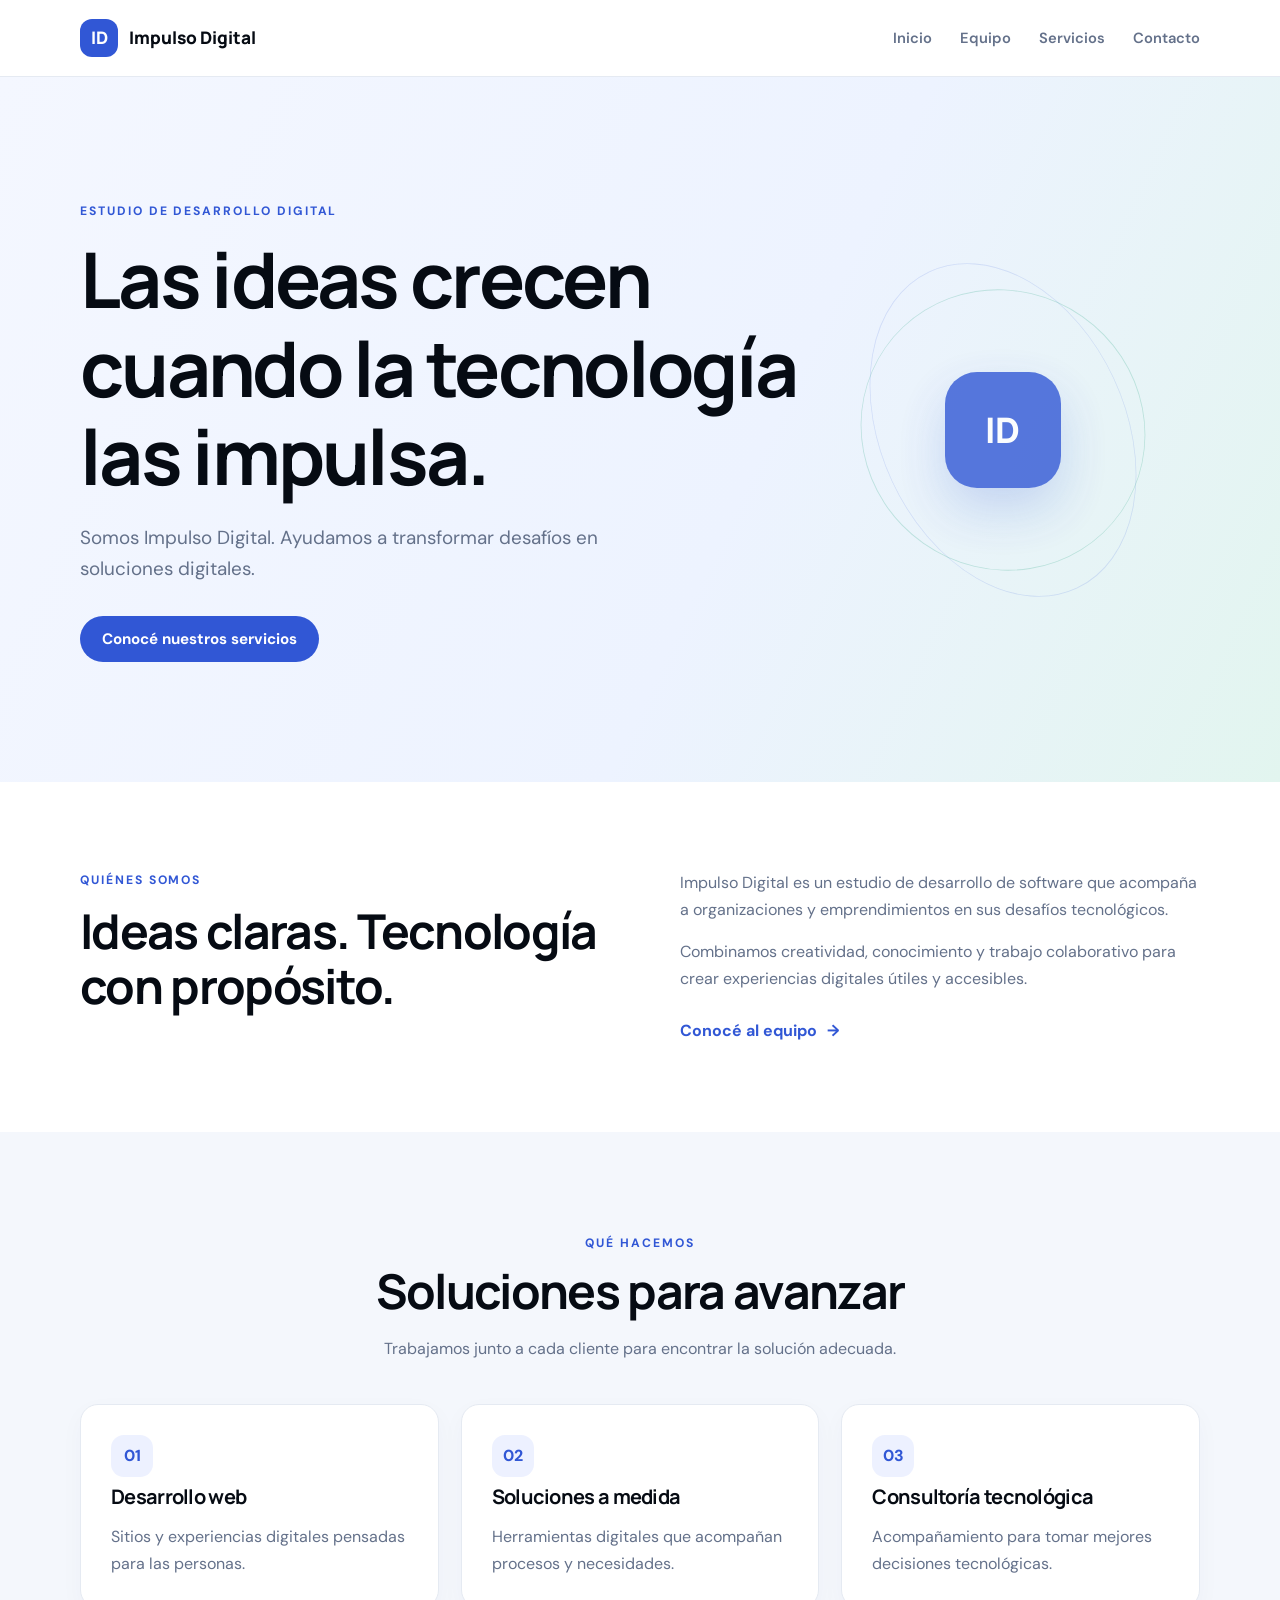
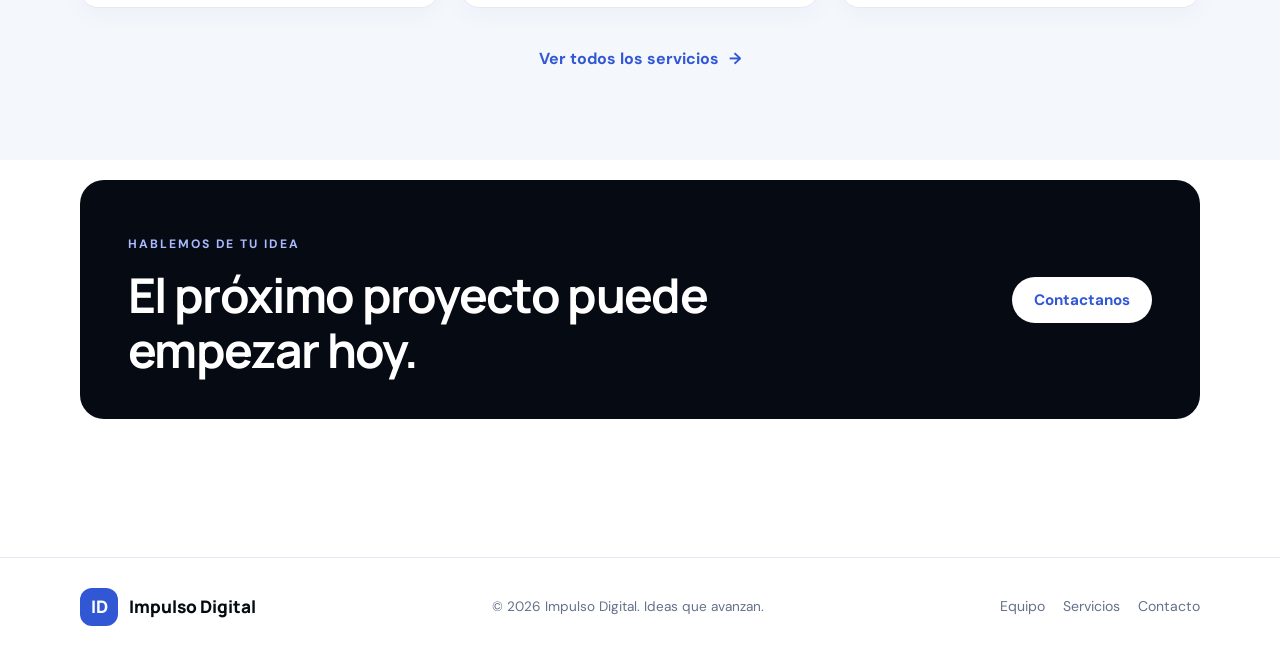
<file: index.html>
<!DOCTYPE html>
<html lang="es">
<head>
  <meta charset="UTF-8">
  <meta name="viewport" content="width=device-width, initial-scale=1.0">
  <meta name="description" content="Impulso Digital: tecnología que impulsa ideas.">
  <title>Impulso Digital | Inicio</title>
  <link rel="stylesheet" href="css/style.css">
</head>
<body>
  <div id="navbar-container"></div>

  <main>
    <section class="hero">
      <div class="container hero-content">
        <p class="eyebrow">ESTUDIO DE DESARROLLO DIGITAL</p>
        <h1>Las ideas crecen cuando la tecnología las impulsa.</h1>
        <p class="hero-copy">
          Somos Impulso Digital. Ayudamos a transformar desafíos en soluciones digitales.
        </p>
        <a class="button button-primary" href="servicios.html">Conocé nuestros servicios</a>
      </div>

      <div class="hero-decoration" aria-hidden="true">
        <div class="orbit orbit-one"></div>
        <div class="orbit orbit-two"></div>
        <div class="orbit-center">ID</div>
      </div>
    </section>

    <section class="section intro-section">
      <div class="container two-column">
        <div>
          <p class="eyebrow">QUIÉNES SOMOS</p>
          <h2>Ideas claras. Tecnología con propósito.</h2>
        </div>

        <div>
          <p>
            Impulso Digital es un estudio de desarrollo de software que acompaña a organizaciones y
            emprendimientos en sus desafíos tecnológicos.
          </p>
          <p>
            Combinamos creatividad, conocimiento y trabajo colaborativo para crear experiencias
            digitales útiles y accesibles.
          </p>
          <a class="text-link" href="equipo.html">
            Conocé al equipo <span aria-hidden="true">→</span>
          </a>
        </div>
      </div>
    </section>

    <section class="section soft-section">
      <div class="container">
        <div class="section-heading">
          <p class="eyebrow">QUÉ HACEMOS</p>
          <h2>Soluciones para avanzar</h2>
          <p>Trabajamos junto a cada cliente para encontrar la solución adecuada.</p>
        </div>

        <div class="card-grid three-cards">
          <article class="info-card">
            <span class="card-icon">01</span>
            <h3>Desarrollo web</h3>
            <p>Sitios y experiencias digitales pensadas para las personas.</p>
          </article>
          <article class="info-card">
            <span class="card-icon">02</span>
            <h3>Soluciones a medida</h3>
            <p>Herramientas digitales que acompañan procesos y necesidades.</p>
          </article>
          <article class="info-card">
            <span class="card-icon">03</span>
            <h3>Consultoría tecnológica</h3>
            <p>Acompañamiento para tomar mejores decisiones tecnológicas.</p>
          </article>
        </div>

        <div class="center-action">
          <a class="text-link" href="servicios.html">
            Ver todos los servicios <span aria-hidden="true">→</span>
          </a>
        </div>
      </div>
    </section>

    <section class="section cta-section">
      <div class="container cta-panel">
        <div>
          <p class="eyebrow">HABLEMOS DE TU IDEA</p>
          <h2>El próximo proyecto puede empezar hoy.</h2>
        </div>
        <a class="button button-light" href="contacto.html">Contactanos</a>
      </div>
    </section>
  </main>

  <footer id="footer-container"></footer>
  <script src="js/navbar.js"></script>
  <script src="js/main.js"></script>
</body>
</html>
</file>
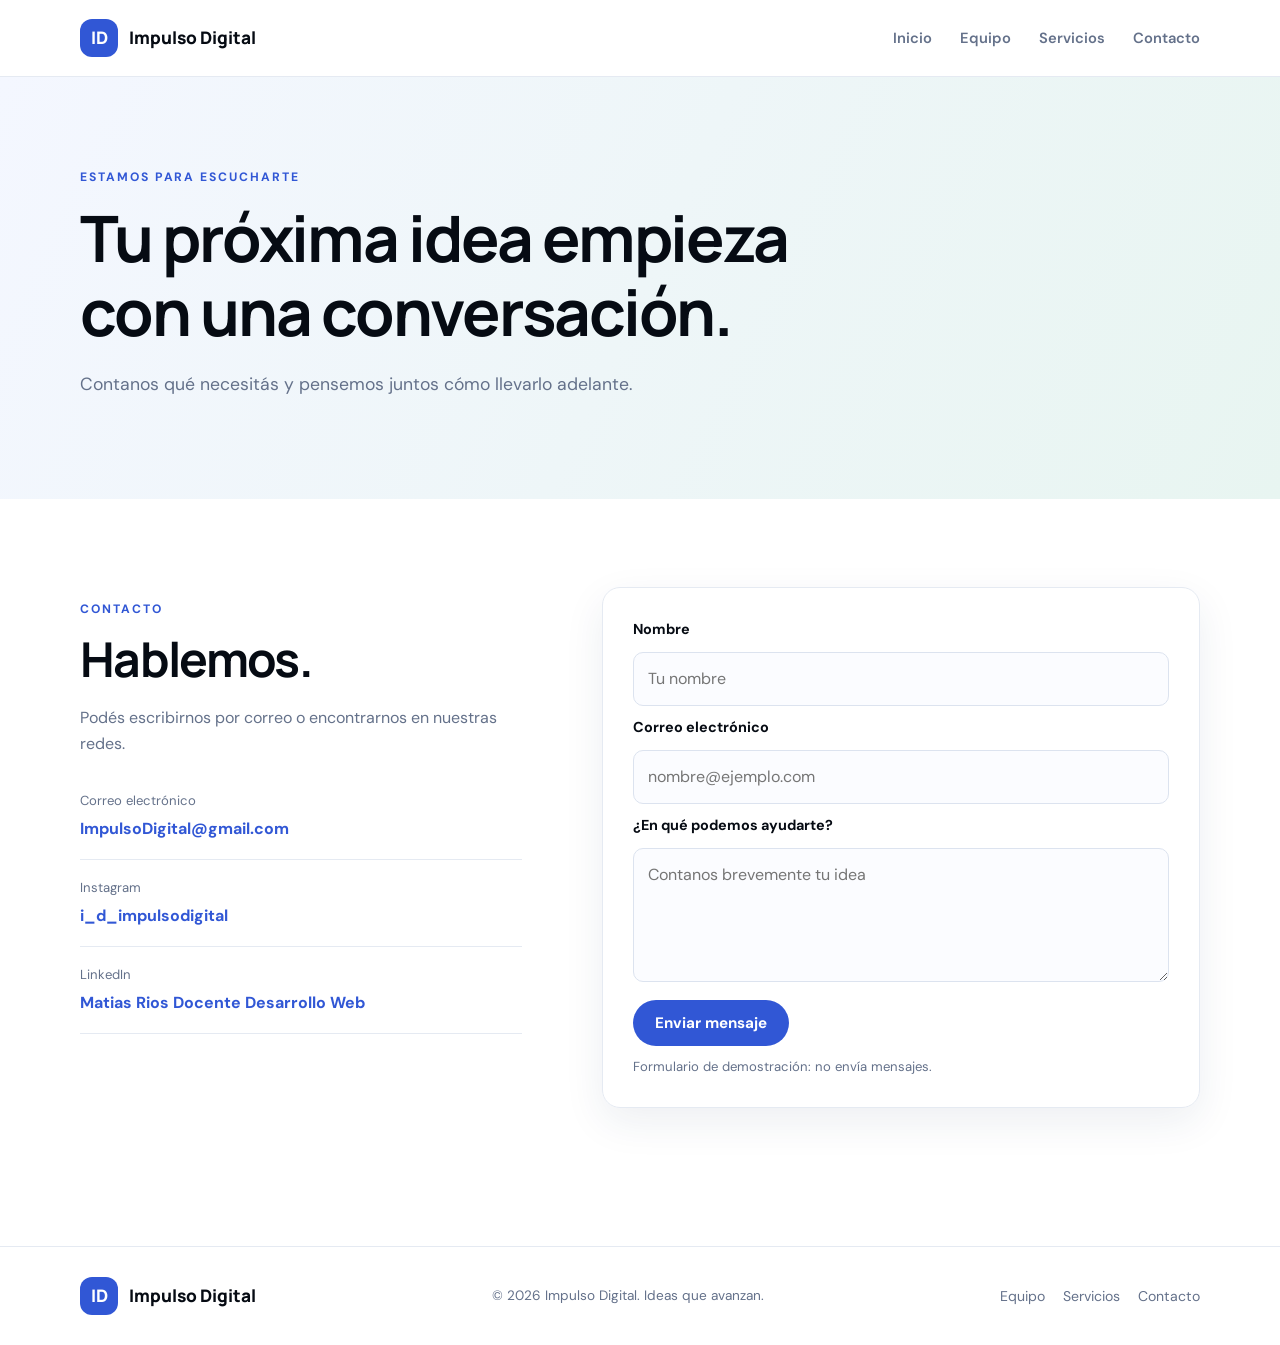
<file: contacto.html>
<!DOCTYPE html>
<html lang="es">
<head>
  <meta charset="UTF-8">
  <meta name="viewport" content="width=device-width, initial-scale=1.0">
  <title>Impulso Digital | Contacto</title>
  <link rel="stylesheet" href="css/style.css">
</head>
<body>
  <div id="navbar-container"></div>

  <main>
    <section class="page-hero">
      <div class="container">
        <p class="eyebrow">ESTAMOS PARA ESCUCHARTE</p>
        <h1>Tu próxima idea empieza con una conversación.</h1>
        <p>Contanos qué necesitás y pensemos juntos cómo llevarlo adelante.</p>
      </div>
    </section>

    <section class="section">
      <div class="container contact-layout">
        <div class="contact-details">
          <p class="eyebrow">CONTACTO</p>
          <h2>Hablemos.</h2>
          <p>Podés escribirnos por correo o encontrarnos en nuestras redes.</p>

          <div class="contact-item">
            <span class="contact-label">Correo electrónico</span>
            <a href="ImpulsoDigital@gmail.com">ImpulsoDigital@gmail.com</a>
          </div>
          <div class="contact-item">
            <span class="contact-label">Instagram</span>
            <a href="https://www.instagram.com/i_d_impulsodigital?utm_source=qr&vrfl=MXRhMXA4NjUwOTNlZQ%3D%3D" target="_blank" rel="noopener">i_d_impulsodigital</a>
          </div>
          <div class="contact-item">
            <span class="contact-label">LinkedIn</span>
            <a href="https://ar.linkedin.com/in/matiaserios" target="_blank" rel="noopener">Matias Rios Docente Desarrollo Web</a>
          </div>
        </div>

        <form class="contact-form" id="contact-form">
          <label for="name">Nombre</label>
          <input id="name" name="name" type="text" placeholder="Tu nombre" required>

          <label for="email">Correo electrónico</label>
          <input id="email" name="email" type="email" placeholder="nombre@ejemplo.com" required>

          <label for="message">¿En qué podemos ayudarte?</label>
          <textarea id="message" name="message" rows="4" placeholder="Contanos brevemente tu idea" required></textarea>

          <button class="button button-primary" type="submit">Enviar mensaje</button>
          <p class="form-feedback" id="form-feedback" aria-live="polite">Formulario de demostración: no envía mensajes.</p>
        </form>
      </div>
    </section>
  </main>

  <footer id="footer-container"></footer>
  <script src="js/navbar.js"></script>
  <script src="js/main.js"></script>
</body>
</html>
</file>
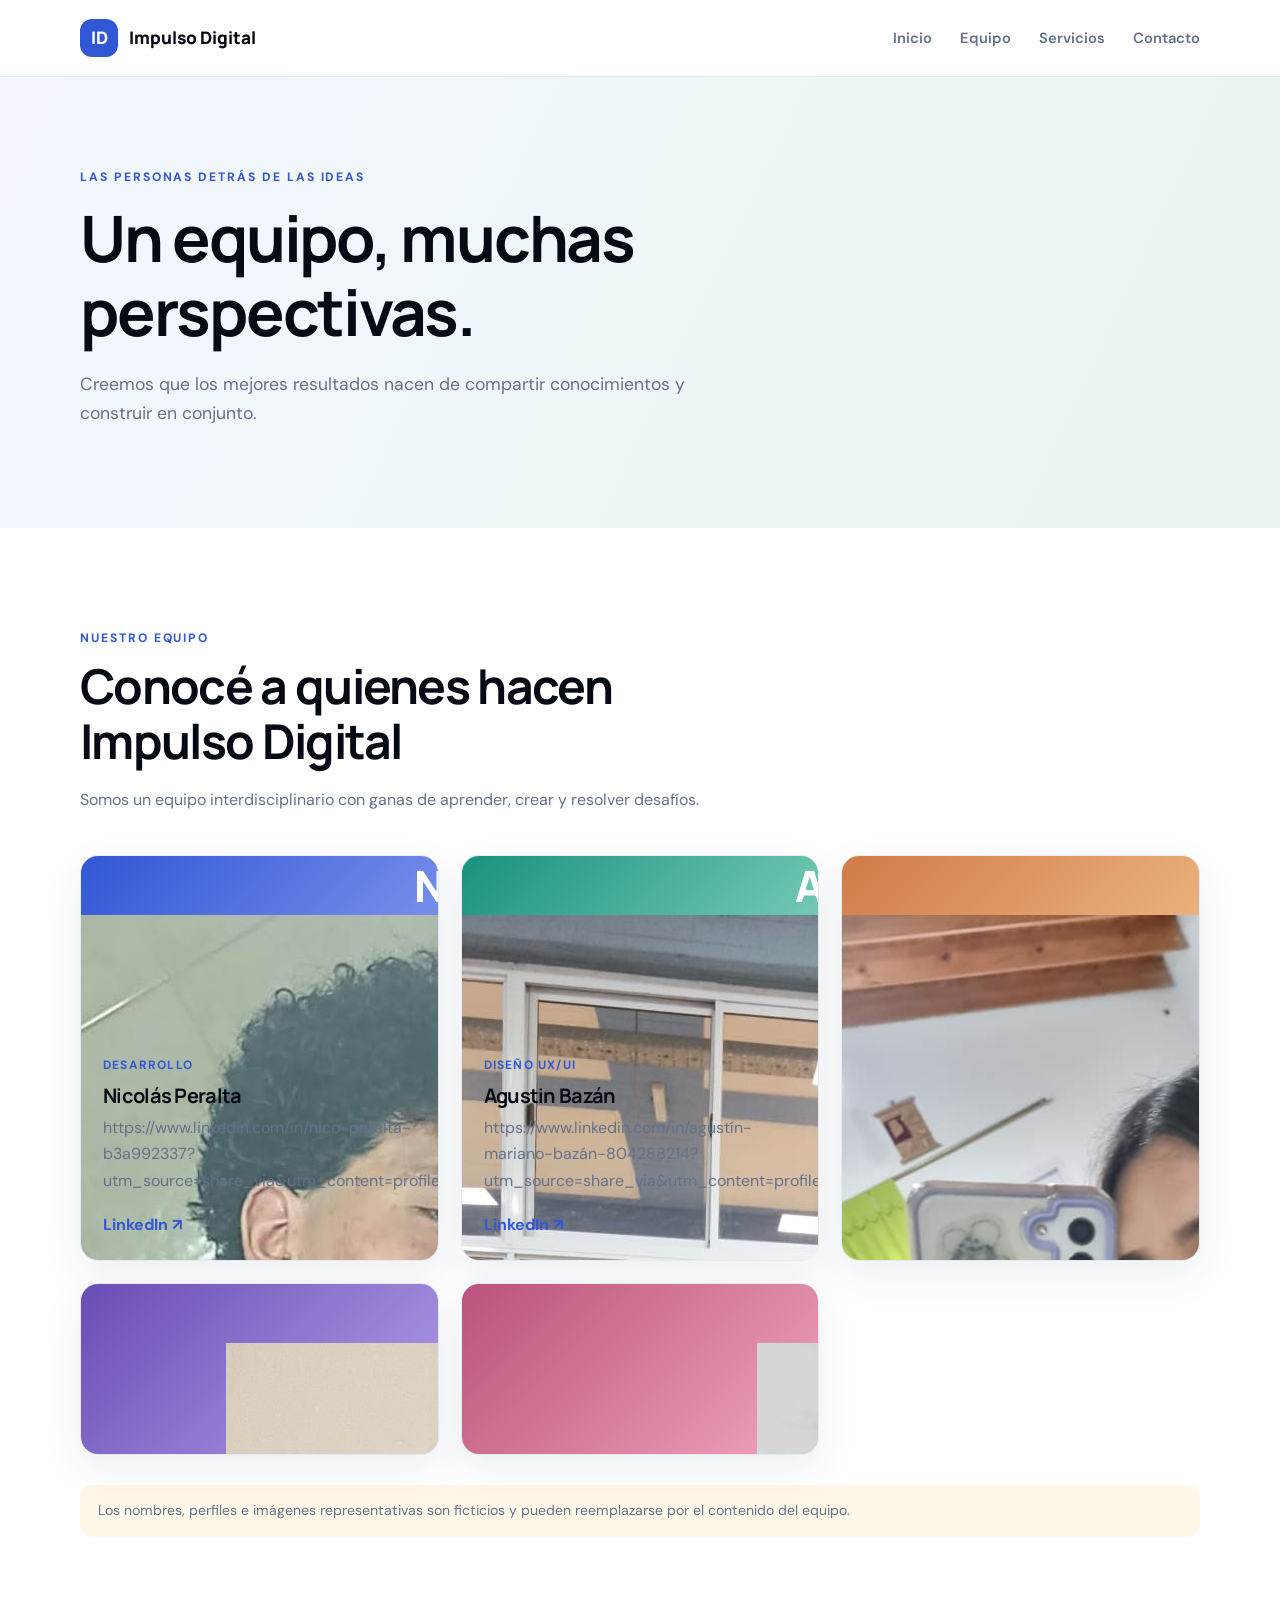
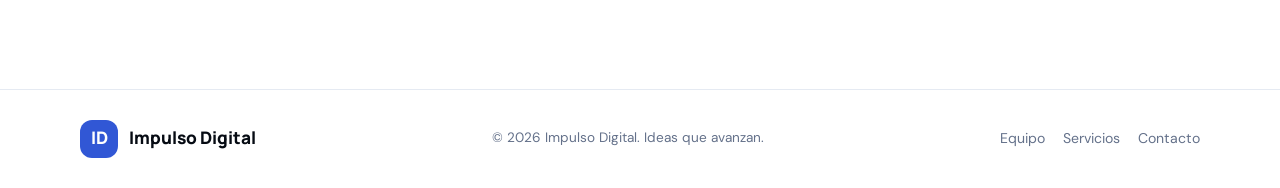
<file: equipo.html>
<!DOCTYPE html>
<html lang="es">
<head>
  <meta charset="UTF-8">
  <meta name="viewport" content="width=device-width, initial-scale=1.0">
  <title>Impulso Digital | Nuestro equipo</title>
  <link rel="stylesheet" href="css/style.css">
</head>
<body>
  <div id="navbar-container"></div>

  <main>
    <section class="page-hero">
      <div class="container">
        <p class="eyebrow">LAS PERSONAS DETRÁS DE LAS IDEAS</p>
        <h1>Un equipo, muchas perspectivas.</h1>
        <p>
          Creemos que los mejores resultados nacen de compartir conocimientos y construir en
          conjunto.
        </p>
      </div>
    </section>

    <section class="section">
      <div class="container">
        <div class="section-heading align-left">
          <p class="eyebrow">NUESTRO EQUIPO</p>
          <h2>Conocé a quienes hacen Impulso Digital</h2>
          <p>Somos un equipo interdisciplinario con ganas de aprender, crear y resolver desafíos.</p>
        </div>

        <div class="team-grid">
          <article class="team-card">
            <div class="avatar avatar-a">NP
        <img src= "assets/images/N.jpeg" alt= Nicolás Peralta >
      </div>
            <div class="team-card-body">
              <p class="team-role">Desarrollo</p>
              <h3>Nicolás Peralta</h3>
              <p>https://www.linkedin.com/in/nico-peralta-b3a992337?utm_source=share_via&utm_content=profile&utm_medium=member_android</p>
              
              <a class="text-link" href="#" aria-label="LinkedIn de Martina Ríos">LinkedIn ↗</a>
            </div>
          </article>

          <article class="team-card">
            <div class="avatar avatar-b">AB
            <img src="assets/images/A.jpeg" alt="A.jpeg"> </div>
            <div class="team-card-body">
              <p class="team-role">Diseño UX/UI</p>
              <h3>Agustin Bazán</h3>
              <p>https://www.linkedin.com/in/agustín-mariano-bazán-804288214?utm_source=share_via&utm_content=profile&utm_medium=member_android</p>
              <a class="text-link" href="#" aria-label="LinkedIn de Tomás Gómez">LinkedIn ↗</a>
            </div>
          </article>

          <article class="team-card">
            <div class="avatar avatar-c">LP
          <img src= "assets/images/S.jpeg" alt="S.jpg" </div>
            <div class="team-card-body">
              <p class="team-role">Análisis funcional</p>
              <h3>Sofia Lezcano</h3>
              <p>https://ar.linkedin.com/in/sofia-lezcano-468a24313</p>
              <a class="text-link" href="#" aria-label="LinkedIn de Lucía Pérez">LinkedIn ↗</a>
            </div>
          </article>

          <article class="team-card">
            <div class="avatar avatar-d">JC
            <img src= "assets/images/J.jpeg" alt="J.jpg" </div>
            <div class="team-card-body">
              <p class="team-role">Desarrollo</p>
              <h3>Juan Camargo</h3>
              <p>https://www.linkedin.com/in/juampi-camargo-0a11a6250?utm_source=share_via&utm_content=profile&utm_medium=member_ios</p>
              <a class="text-link" href="#" aria-label="LinkedIn de Facundo Núñez">LinkedIn ↗</a>
            </div>
          </article>

          <article class="team-card">
            <div class="avatar avatar-e">SV
            <img src="assets/images/E.jpeg" alt="E.jpeg"</div>
            <div class="team-card-body">
              <p class="team-role">Calidad y testing</p>
              <h3>Esteban Matlach</h3>
              <p>https://www.linkedin.com/in/esteban-matlach-a58712347?utm_source=share_via&utm_content=profile&utm_medium=member_android</p>
              <a class="text-link" href="#" aria-label="LinkedIn de Sofía Vega">LinkedIn ↗</a>
            </div>
          </article>
        </div>

        <p class="notice">
          Los nombres, perfiles e imágenes representativas son ficticios y pueden reemplazarse por
          el contenido del equipo.
        </p>
      </div>
    </section>
  </main>

  <footer id="footer-container"></footer>
  <script src="js/navbar.js"></script>
  <script src="js/main.js"></script>
</body>
</html>
</file>
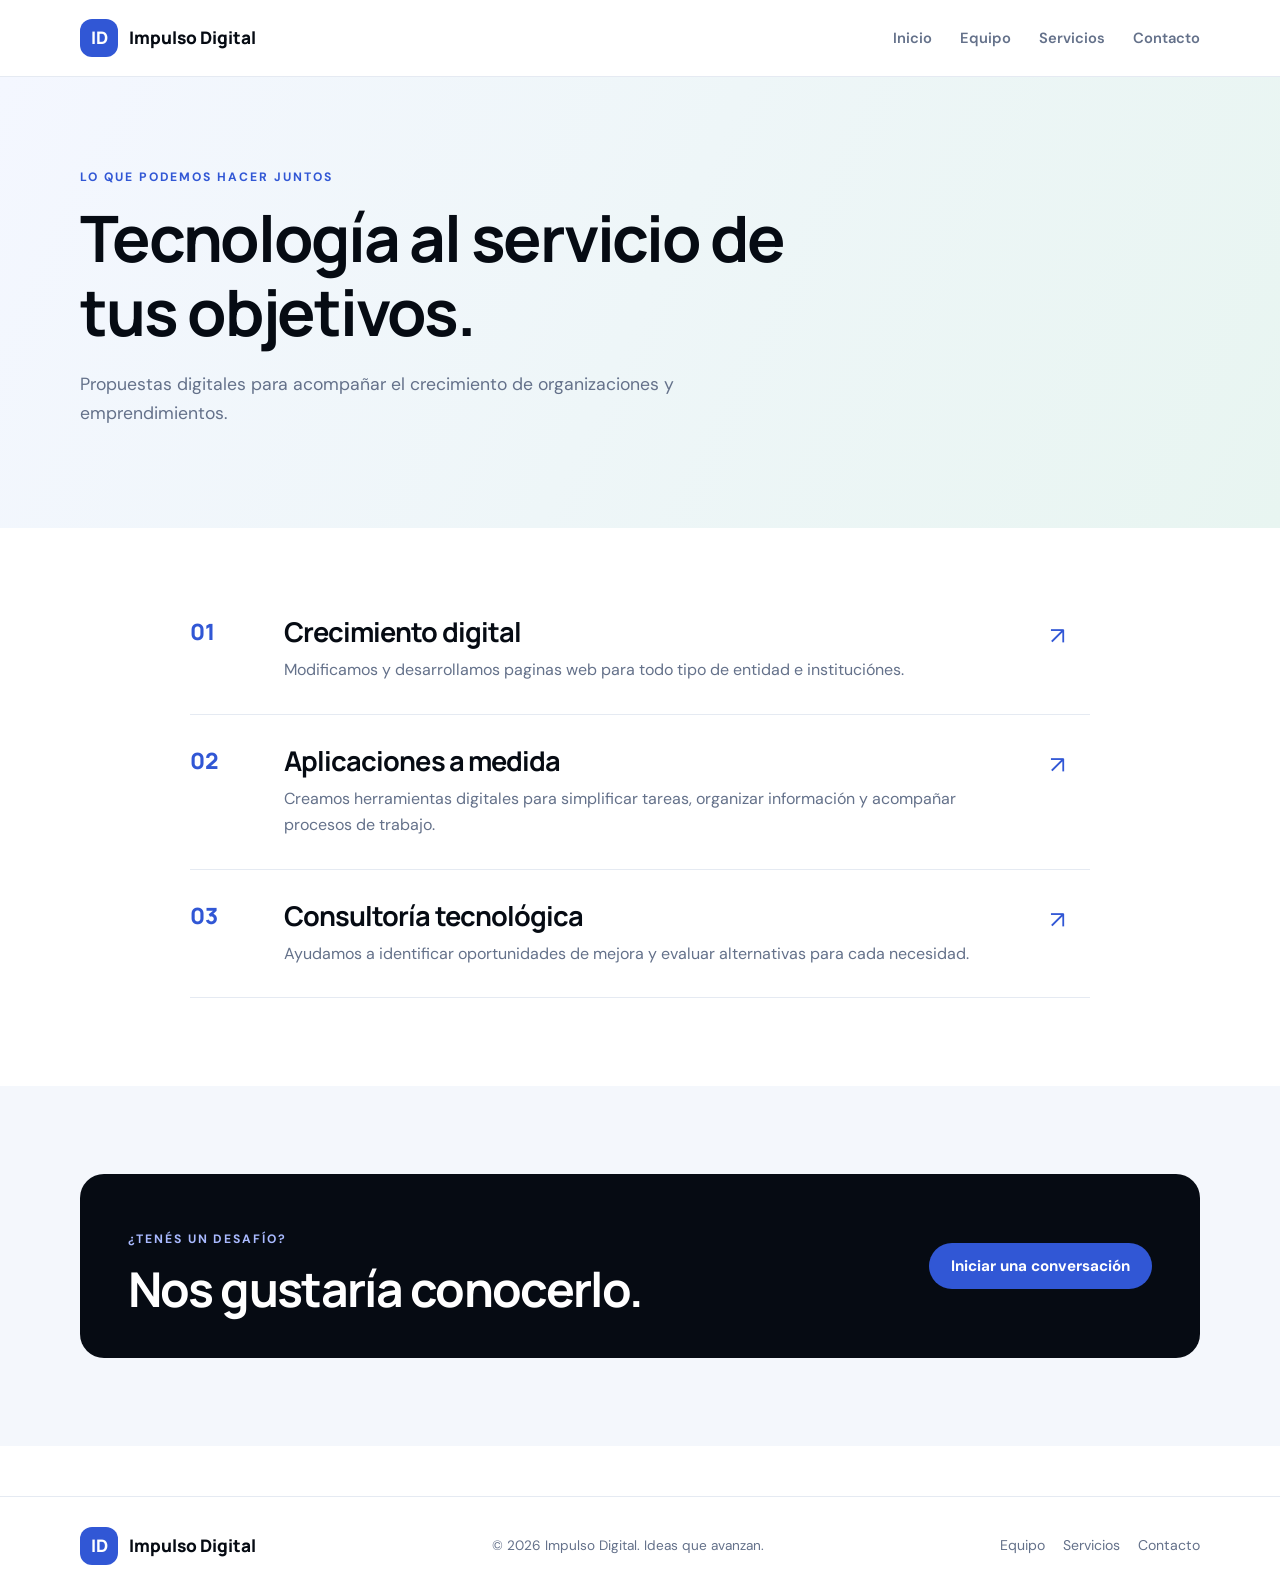
<file: servicios.html>
<!DOCTYPE html>
<html lang="es">
<head>
  <meta charset="UTF-8">
  <meta name="viewport" content="width=device-width, initial-scale=1.0">
  <title>Impulso Digital | Servicios</title>
  <link rel="stylesheet" href="css/style.css">
</head>
<body>
  <div id="navbar-container"></div>

  <main>
    <section class="page-hero">
      <div class="container">
        <p class="eyebrow">LO QUE PODEMOS HACER JUNTOS</p>
        <h1>Tecnología al servicio de tus objetivos.</h1>
        <p>
          Propuestas digitales para acompañar el crecimiento de organizaciones y emprendimientos.
        </p>
      </div>
    </section>

    <section class="section">
      <div class="container service-list">
        <article class="service-row">
          <span class="service-number">01</span>
          <div>
            <h2>Crecimiento digital</h2>
            <p>
              Modificamos y desarrollamos paginas web para todo tipo de entidad e instituciónes.            </p>
          </div>
          <span class="service-arrow">↗</span>
        </article>

        <article class="service-row">
          <span class="service-number">02</span>
          <div>
            <h2>Aplicaciones a medida</h2>
            <p>
              Creamos herramientas digitales para simplificar tareas, organizar información y
              acompañar procesos de trabajo.
            </p>
          </div>
          <span class="service-arrow">↗</span>
        </article>

        <article class="service-row">
          <span class="service-number">03</span>
          <div>
            <h2>Consultoría tecnológica</h2>
            <p>
              Ayudamos a identificar oportunidades de mejora y evaluar alternativas para cada
              necesidad.
            </p>
          </div>
          <span class="service-arrow">↗</span>
        </article>
      </div>
    </section>

    <section class="section soft-section">
      <div class="container cta-panel">
        <div>
          <p class="eyebrow">¿TENÉS UN DESAFÍO?</p>
          <h2>Nos gustaría conocerlo.</h2>
        </div>
        <a class="button button-primary" href="contacto.html">Iniciar una conversación</a>
      </div>
    </section>
  </main>

  <footer id="footer-container"></footer>
  <script src="js/navbar.js"></script>
  <script src="js/main.js"></script>
</body>
</html>
</file>
<file: css/style.css>
@import url('https://fonts.googleapis.com/css2?family=DM+Sans:wght@400;500;600;700&family=Manrope:wght@400;500;600;700;800&display=swap');

:root {
  --ink: #060b13;
  --muted: #64718a;
  --blue: #3157d5;
  --blue-dark: #203da5;
  --mint: #dff5ed;
  --paper: #ffffff;
  --soft: #f4f7fc;
  --line: #e5eaf2;
  --radius: 18px;
  --shadow: 0 14px 40px rgba(25, 45, 85, .08);
}

* {
  box-sizing: border-box;
}

html {
  scroll-behavior: smooth;
}

body {
  margin: 0;
  color: var(--ink);
  background: var(--paper);
  font-family: 'DM Sans', Arial, sans-serif;
  line-height: 1.65;
}

h1,
h2,
h3 {
  font-family: 'Manrope', Arial, sans-serif;
  line-height: 1.15;
  letter-spacing: -.035em;
}

h1 {
  max-width: 760px;
  margin: 14px 0 22px;
  font-size: clamp(2.7rem, 6vw, 5rem);
}

h2 {
  margin: 10px 0 18px;
  font-size: clamp(2rem, 4vw, 3rem);
}

h3 {
  margin: 8px 0;
  font-size: 1.25rem;
}

p {
  color: var(--muted);
}

a {
  color: inherit;
  text-decoration: none;
}

.container {
  width: min(1120px, calc(100% - 48px));
  margin: 0 auto;
}

.eyebrow {
  color: var(--blue);
  font-size: .76rem;
  font-weight: 700;
  letter-spacing: .16em;
}

.site-header {
  position: sticky;
  top: 0;
  z-index: 20;
  border-bottom: 1px solid var(--line);
  background: rgba(255, 255, 255, .94);
  backdrop-filter: blur(12px);
}

.nav-inner {
  display: flex;
  min-height: 76px;
  align-items: center;
  justify-content: space-between;
  gap: 24px;
}

.brand {
  display: flex;
  align-items: center;
  gap: 11px;
  font-family: 'Manrope', sans-serif;
  font-size: 1.08rem;
  font-weight: 800;
}

.brand-mark {
  display: grid;
  width: 38px;
  height: 38px;
  place-items: center;
  border-radius: 12px;
  color: white;
  background: var(--blue);
  font-weight: 800;
}

.nav-links {
  display: flex;
  align-items: center;
  gap: 28px;
}

.nav-links a {
  color: var(--muted);
  font-size: .92rem;
  font-weight: 600;
}

.nav-links a:hover,
.nav-links a.active {
  color: var(--blue);
}

.menu-toggle {
  display: none;
  padding: 8px 12px;
  border: 1px solid var(--line);
  border-radius: 10px;
  color: var(--ink);
  background: white;
  font-size: 1.2rem;
  cursor: pointer;
}

.hero {
  position: relative;
  overflow: hidden;
  padding: 112px 0 120px;
  background: linear-gradient(115deg, #f4f7ff 0%, #edf3ff 58%, #e2f5ef 100%);
}

.hero-content {
  position: relative;
  z-index: 2;
}

.hero-copy {
  max-width: 560px;
  margin: 0 0 32px;
  font-size: 1.18rem;
}

.hero-decoration {
  position: absolute;
  top: 50%;
  right: 8%;
  width: 350px;
  height: 350px;
  transform: translateY(-50%);
  opacity: .8;
}

.orbit {
  position: absolute;
  inset: 0;
  border: 1px solid rgba(49, 87, 213, .18);
  border-radius: 50%;
  transform: rotate(-25deg) scaleX(.7);
}

.orbit-two {
  inset: 36px -25px;
  border-color: rgba(33, 160, 125, .28);
  transform: rotate(35deg) scaleX(.72);
}

.orbit-center {
  position: absolute;
  top: 50%;
  left: 50%;
  display: grid;
  width: 116px;
  height: 116px;
  place-items: center;
  transform: translate(-50%, -50%);
  border-radius: 32px;
  color: white;
  background: var(--blue);
  box-shadow: 0 22px 50px rgba(49, 87, 213, .25);
  font: 800 2.2rem 'Manrope';
}

.button {
  display: inline-flex;
  align-items: center;
  justify-content: center;
  padding: 13px 22px;
  border: 0;
  border-radius: 999px;
  font: 700 .95rem 'DM Sans';
  cursor: pointer;
  transition: transform .2s, background .2s;
}

.button:hover {
  transform: translateY(-2px);
}

.button-primary {
  color: white;
  background: var(--blue);
}

.button-primary:hover {
  background: var(--blue-dark);
}

.button-light {
  color: var(--blue);
  background: white;
}

.section {
  padding: 88px 0;
}

.soft-section {
  background: var(--soft);
}

.two-column {
  display: grid;
  grid-template-columns: 1fr 1fr;
  align-items: start;
  gap: 80px;
}

.two-column p:first-child {
  margin-top: 0;
}

.text-link {
  display: inline-flex;
  align-items: center;
  gap: 10px;
  margin-top: 10px;
  color: var(--blue);
  font-weight: 700;
}

.section-heading {
  max-width: 680px;
  margin: 0 auto 42px;
  text-align: center;
}

.section-heading p {
  margin-bottom: 0;
}

.section-heading.align-left {
  margin-left: 0;
  text-align: left;
}

.card-grid {
  display: grid;
  gap: 22px;
}

.three-cards {
  grid-template-columns: repeat(3, 1fr);
}

.info-card {
  padding: 30px;
  border: 1px solid var(--line);
  border-radius: var(--radius);
  background: white;
  box-shadow: 0 8px 25px rgba(25, 45, 85, .03);
}

.info-card p {
  margin-bottom: 0;
}

.card-icon {
  display: inline-grid;
  width: 42px;
  height: 42px;
  place-items: center;
  border-radius: 13px;
  color: var(--blue);
  background: #edf1ff;
  font-weight: 800;
}

.center-action {
  margin-top: 28px;
  text-align: center;
}

.cta-section {
  padding-top: 20px;
}

.cta-panel {
  display: flex;
  align-items: center;
  justify-content: space-between;
  gap: 30px;
  padding: 42px 48px;
  border-radius: 24px;
  background: var(--ink);
}

.cta-panel h2 {
  max-width: 650px;
  margin-bottom: 0;
  color: white;
}

.cta-panel .eyebrow {
  color: #a9baff;
}

.page-hero {
  padding: 78px 0 82px;
  background: linear-gradient(115deg, #f4f7ff, #e8f5f1);
}

.page-hero h1 {
  max-width: 800px;
  font-size: clamp(2.5rem, 5vw, 4.2rem);
}

.page-hero p:last-child {
  max-width: 650px;
  font-size: 1.1rem;
}

.team-grid {
  display: grid;
  grid-template-columns: repeat(3, 1fr);
  gap: 22px;
}

.team-card {
  overflow: hidden;
  border: 1px solid var(--line);
  border-radius: var(--radius);
  background: white;
  box-shadow: var(--shadow);
}

.avatar {
  display: grid;
  height: 170px;
  place-items: center;
  color: white;
  font: 800 2.7rem 'Manrope';
  letter-spacing: -.06em;
}

.avatar-a {
  background: linear-gradient(135deg, #3157d5, #8a9df0);
}

.avatar-b {
  background: linear-gradient(135deg, #1a927e, #8bd7c3);
}

.avatar-c {
  background: linear-gradient(135deg, #d17b48, #f0c08b);
}

.avatar-d {
  background: linear-gradient(135deg, #684db5, #b2a0e8);
}

.avatar-e {
  background: linear-gradient(135deg, #bb527c, #f0a4be);
}

.team-card-body {
  padding: 22px;
}

.team-card-body p {
  margin: 8px 0;
}

.team-role {
  color: var(--blue);
  font-size: .75rem;
  font-weight: 700;
  text-transform: uppercase;
  letter-spacing: .1em;
}

.notice {
  margin-top: 30px;
  padding: 14px 18px;
  border-radius: 12px;
  background: #fff8e8;
  font-size: .88rem;
}

.service-list {
  max-width: 900px;
}

.service-row {
  display: grid;
  grid-template-columns: 70px 1fr 40px;
  align-items: start;
  gap: 24px;
  padding: 30px 0;
  border-bottom: 1px solid var(--line);
}

.service-row:first-child {
  padding-top: 0;
}

.service-number {
  color: var(--blue);
  font: 800 1.4rem 'Manrope';
}

.service-row h2 {
  margin: 0 0 10px;
  font-size: 1.7rem;
}

.service-row p {
  max-width: 700px;
  margin: 0;
}

.service-arrow {
  color: var(--blue);
  font-size: 1.5rem;
}

.contact-layout {
  display: grid;
  grid-template-columns: .85fr 1.15fr;
  gap: 80px;
}

.contact-details h2 {
  font-size: 3rem;
}

.contact-item {
  padding: 17px 0;
  border-bottom: 1px solid var(--line);
}

.contact-label {
  display: block;
  margin-bottom: 4px;
  color: var(--muted);
  font-size: .82rem;
}

.contact-item a {
  color: var(--blue);
  font-weight: 700;
}

.contact-form {
  display: grid;
  gap: 10px;
  padding: 30px;
  border: 1px solid var(--line);
  border-radius: var(--radius);
  box-shadow: var(--shadow);
}

.contact-form label {
  font-size: .9rem;
  font-weight: 700;
}

.contact-form input,
.contact-form textarea {
  width: 100%;
  padding: 13px 14px;
  border: 1px solid #dce3ef;
  border-radius: 10px;
  color: var(--ink);
  background: #fbfcff;
  font: inherit;
}

.contact-form input:focus,
.contact-form textarea:focus {
  outline: 2px solid #cbd6ff;
  border-color: var(--blue);
}

.contact-form .button {
  justify-self: start;
  margin-top: 8px;
}

.form-feedback {
  margin: 0;
  font-size: .82rem;
}

.site-footer {
  margin-top: 50px;
  padding: 30px 0;
  border-top: 1px solid var(--line);
}

.footer-inner {
  display: flex;
  align-items: center;
  justify-content: space-between;
  gap: 20px;
}

.footer-inner p {
  margin: 0;
  font-size: .85rem;
}

.footer-links {
  display: flex;
  gap: 18px;
  color: var(--muted);
  font-size: .88rem;
}

@media (max-width: 850px) {
  .hero-decoration {
    right: -120px;
    opacity: .25;
  }

  .two-column,
  .contact-layout {
    grid-template-columns: 1fr;
    gap: 28px;
  }

  .team-grid {
    grid-template-columns: repeat(2, 1fr);
  }

  .three-cards {
    grid-template-columns: 1fr;
  }
}

@media (max-width: 620px) {
  .container {
    width: min(100% - 32px, 1120px);
  }

  .hero {
    padding: 78px 0 84px;
  }

  .hero-decoration {
    display: none;
  }

  .section {
    padding: 62px 0;
  }

  .nav-inner {
    min-height: 68px;
  }

  .menu-toggle {
    display: inline-block;
  }

  .nav-links {
    position: absolute;
    top: 68px;
    right: 0;
    left: 0;
    display: none;
    flex-direction: column;
    align-items: flex-start;
    gap: 16px;
    padding: 18px 24px 24px;
    border-bottom: 1px solid var(--line);
    background: white;
  }

  .nav-links.is-open {
    display: flex;
  }

  .team-grid {
    grid-template-columns: 1fr;
  }

  .cta-panel {
    align-items: flex-start;
    flex-direction: column;
    padding: 30px 24px;
  }

  .service-row {
    grid-template-columns: 42px 1fr;
    gap: 14px;
  }

  .service-arrow {
    display: none;
  }

  .contact-form {
    padding: 22px;
  }

  .footer-inner {
    align-items: flex-start;
    flex-direction: column;
  }
}
</file>
